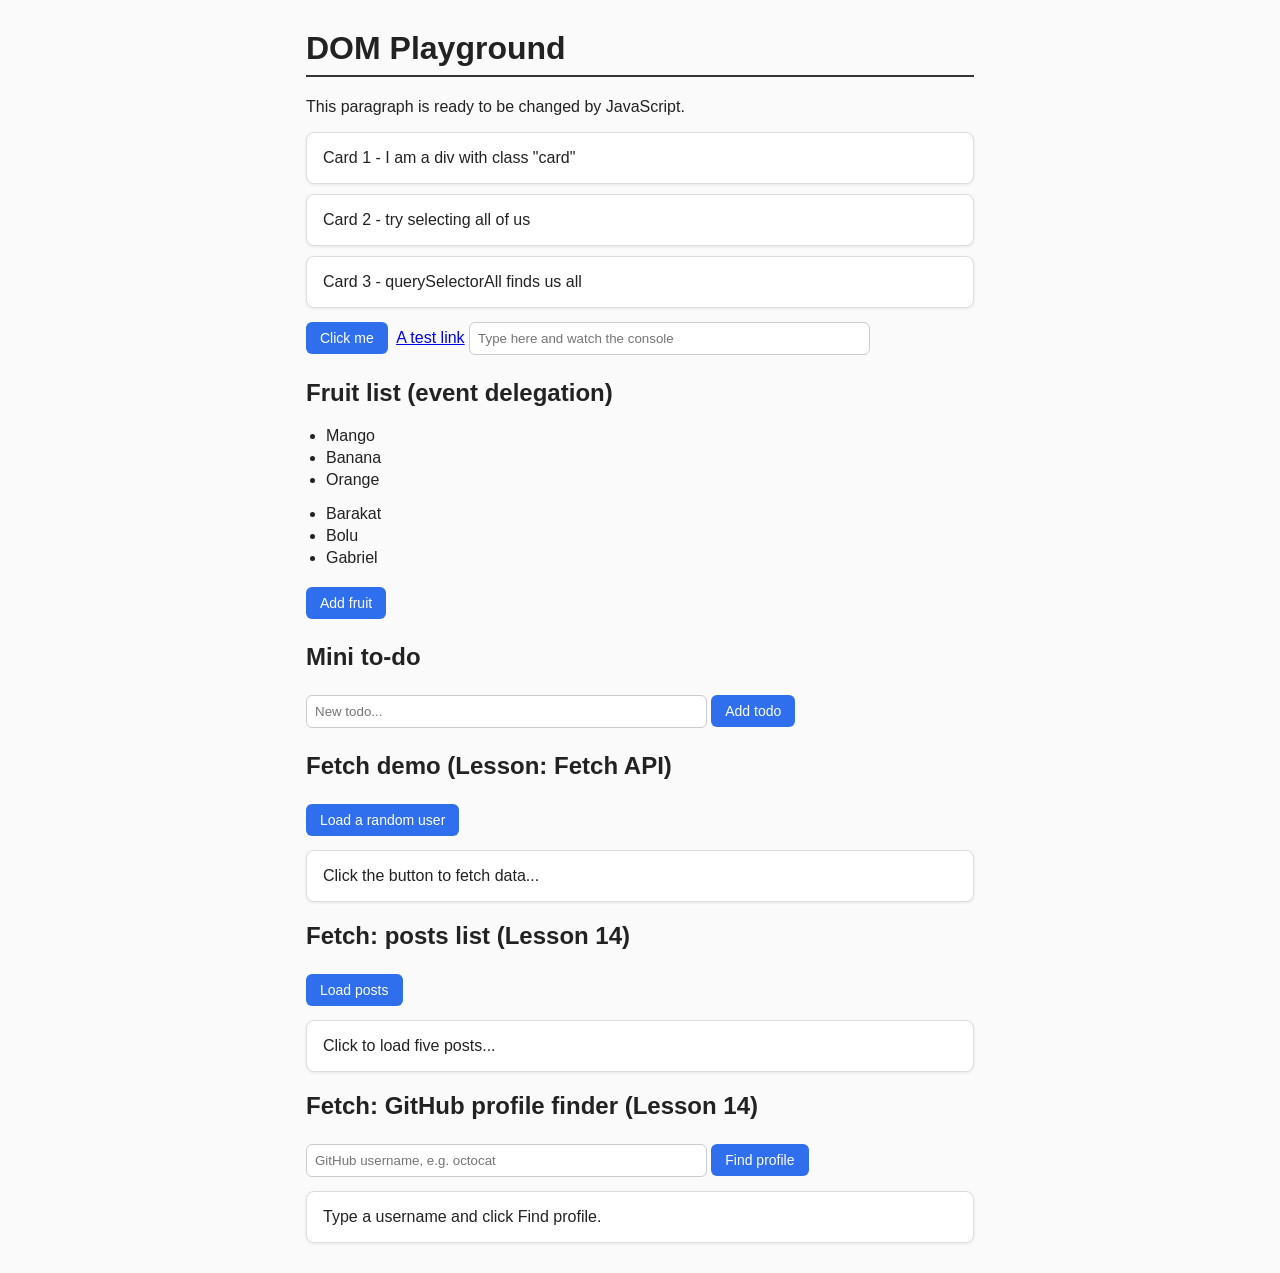
<file: js-curriculum/code/index.html>
<!DOCTYPE html>
<html lang="en">
<head>
  <meta charset="UTF-8" />
  <meta name="viewport" content="width=device-width, initial-scale=1.0" />
  <title>JS Playground - Lessons 06-15</title>
  <style>
    * { box-sizing: border-box; }

    body {
      font-family: "Segoe UI", Arial, sans-serif;
      max-width: 700px;
      margin: 30px auto;
      padding: 0 16px;
      background: #fafafa;
      color: #222;
    }

    h1 { border-bottom: 2px solid #333; padding-bottom: 8px; }

    

    .card {
      background: white;
      border: 1px solid #ddd;
      border-radius: 8px;
      padding: 16px;
      margin: 10px 0;
      box-shadow: 0 1px 3px rgba(0, 0, 0, 0.08);
    }

    .highlight { background: gold; padding: 4px 8px; border-radius: 10px; }

    ul { padding-left: 20px; }
    li { margin: 4px 0; cursor: pointer; }

    button {
      padding: 8px 14px;
      margin: 4px 4px 4px 0;
      border: none;
      border-radius: 6px;
      background: #2f6fed;
      color: white;
      cursor: pointer;
      font-size: 14px;
    }
    button:hover { background: #1d5cd8; }

    input {
      padding: 8px;
      border: 1px solid #ccc;
      border-radius: 6px;
      margin: 4px 0;
      width: 60%;
    }
      .dark-mode { background: #1a1a2e; color: #eee; }

    #my-link { display: inline-block; margin-top: 6px; }
    .hidden { display: none; }

    /* ==========================================================
       MOBILE (600px and narrower) - desktop-first media query.
       The rules above describe the desktop page. These override
       only what needs to change when the screen gets smaller.
       ========================================================== */
    @media (max-width: 600px) {
      body {
        margin: 12px auto;
        padding: 0 12px;
      }

      h1 { font-size: 1.4rem; }

      .card { padding: 12px; }

      button {
        width: 100%;
        margin: 6px 0;
      }

      input { width: 100%; }
    }

    #github-result img { border-radius: 50%; display: block; margin-bottom: 8px; }
    #github-result h3 { margin: 8px 0 4px; }
    #github-result p { margin: 4px 0; }
  </style>
</head>
<body>
  <h1 id="main-title">DOM Playground</h1>

  <p id="message">This paragraph is ready to be changed by JavaScript.</p>

  <div class="card">Card 1 - I am a div with class "card"</div>
  <div class="card">Card 2 - try selecting all of us</div>
  <div class="card">Card 3 - querySelectorAll finds us all</div>

  <button id="action-btn">Click me</button>

  <a id="my-link" href="https://example.com">A test link</a>

  <input id="name-input" type="text" placeholder="Type here and watch the console" />

  <h2>Fruit list (event delegation)</h2>
  <ul id="fruit-list">
    <li>Mango</li>
    <li>Banana</li>
    <li>Orange</li>
  </ul>


  <ul id="fruit-list-2">
    <li>Barakat</li>
    <li>Bolu</li>
    <li>Gabriel</li>
  </ul>

  <button id="add-fruit-btn">Add fruit</button>

  <h2>Mini to-do</h2>
  <input id="todo-input" type="text" placeholder="New todo..." />
  <button id="add-todo-btn">Add todo</button>
  <ul id="todo-list"></ul>

  <h2>Fetch demo (Lesson: Fetch API)</h2>
  <button id="load-user-btn">Load a random user</button>
  <div id="user-result" class="card">Click the button to fetch data...</div>

  <h2>Fetch: posts list (Lesson 14)</h2>
  <button id="load-posts-btn">Load posts</button>
  <div id="posts-result" class="card">Click to load five posts...</div>

  <h2>Fetch: GitHub profile finder (Lesson 14)</h2>
  <input id="github-username" type="text" placeholder="GitHub username, e.g. octocat" />
  <button id="github-btn">Find profile</button>
  <div id="github-result" class="card">Type a username and click Find profile.</div>

  <script>
    // Small helper so the "Add fruit" button works out of the box.
    // (Lesson 06, Part 13 mentions it. Students replace/extend this.)
    document.getElementById("add-fruit-btn").addEventListener("click", function () {
      const ul = document.getElementById("fruit-list");
      const li = document.createElement("li");
      li.textContent = "New fruit " + (ul.children.length + 1);
      ul.appendChild(li);
    });
  </script>



</body>
</html>
</file>
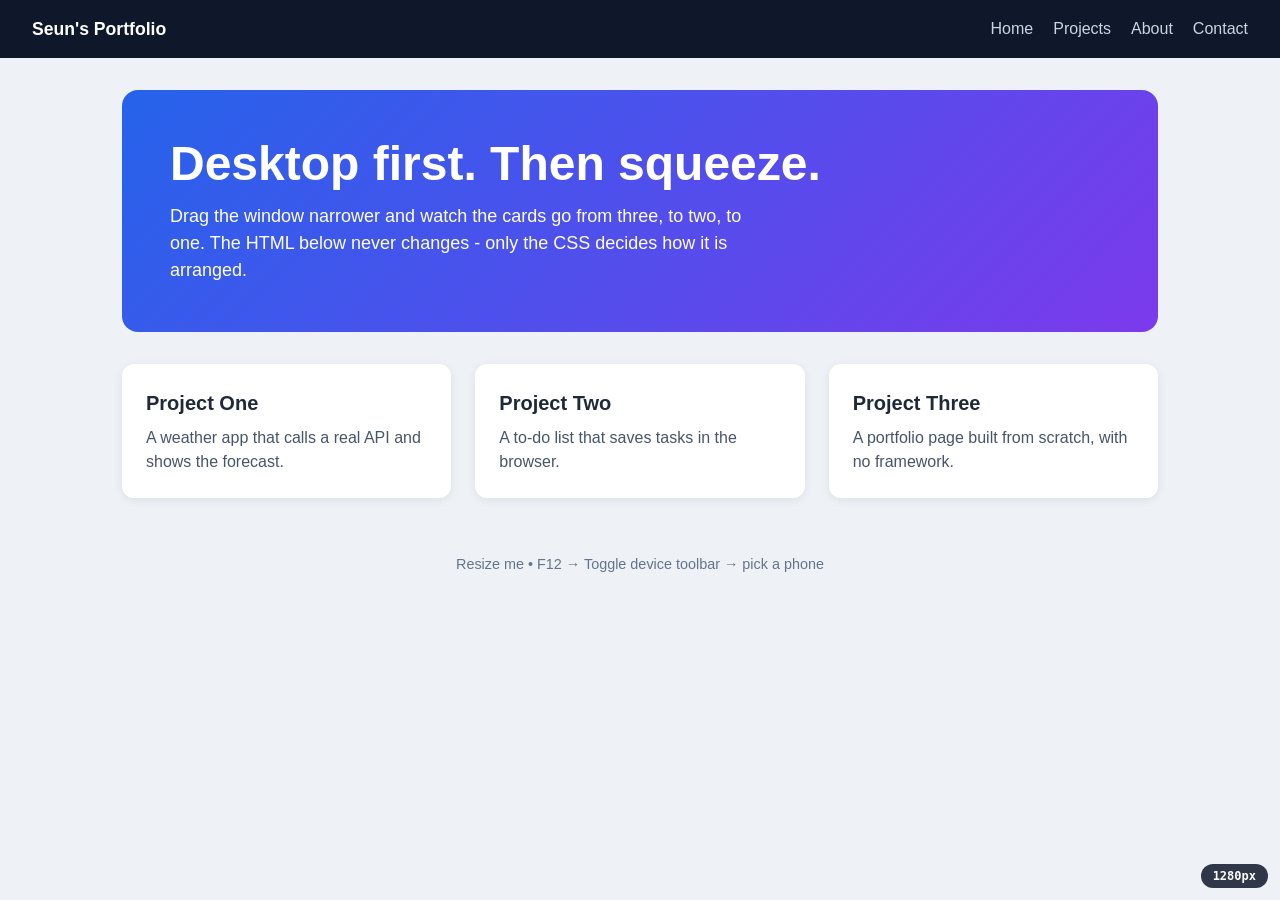
<file: js-curriculum/code/16-media-queries.html>
<!DOCTYPE html>
<html lang="en">
<head>
  <meta charset="UTF-8" />
  <!-- Without this line a phone pretends to be ~980px wide and
       your media queries never fire the way you expect. -->
  <meta name="viewport" content="width=device-width, initial-scale=1.0" />
  <title>16 - Media Queries (Desktop -> Mobile)</title>
  <link rel="stylesheet" href="16-media-queries.css" />
</head>
<body>
  <header class="site-header">
    <div class="logo">Seun's Portfolio</div>
    <nav class="site-nav">
      <a href="#">Home</a>
      <a href="#">Projects</a>
      <a href="#">About</a>
      <a href="#">Contact</a>
    </nav>
  </header>

  <main class="page">
    <section class="hero">
      <h1>Desktop first. Then squeeze.</h1>
      <p>
        Drag the window narrower and watch the cards go from three,
        to two, to one. The HTML below never changes - only the CSS
        decides how it is arranged.
      </p>
    </section>

    <section class="card-grid">
      <article class="card">
        <h2>Project One</h2>
        <p>A weather app that calls a real API and shows the forecast.</p>
      </article>
      <article class="card">
        <h2>Project Two</h2>
        <p>A to-do list that saves tasks in the browser.</p>
      </article>
      <article class="card">
        <h2>Project Three</h2>
        <p>A portfolio page built from scratch, with no framework.</p>
      </article>
    </section>
  </main>

  <footer class="site-footer">
    Resize me &bull; F12 &rarr; Toggle device toolbar &rarr; pick a phone
  </footer>

  <!-- Demo aid only: prints the current window width. -->
  <div class="size-badge" id="size-badge">--</div>
  <script>
    const badge = document.getElementById("size-badge");

    function showWidth() {
      badge.textContent = window.innerWidth + "px";
    }

    showWidth();
    window.addEventListener("resize", showWidth);
  </script>
</body>
</html>
</file>
<file: js-curriculum/code/16-media-queries.css>
/* ============================================================
   16-media-queries.css
   A DESKTOP-FIRST responsive layout, written in three layers:

     LAYER 1  base styles                 -> desktop look
     LAYER 2  @media (max-width: 900px)   -> tablet look
     LAYER 3  @media (max-width: 600px)   -> phone look

   "Desktop first" means: write the wide version first, then
   override pieces as the screen gets NARROWER.

   The HTML never changes. Only these rules change.
   ============================================================ */


/* ------------------------------------------------------------
   LAYER 1: BASE STYLES (what desktop looks like)
   ------------------------------------------------------------ */

* {
  box-sizing: border-box;
}

body {
  margin: 0;
  font-family: "Segoe UI", Arial, sans-serif;
  background: #eef2f7;
  color: #1f2937;
  line-height: 1.5;
}

/* Header: logo on the left, nav on the right, all in one row. */
.site-header {
  display: flex;
  align-items: center;
  justify-content: space-between;
  gap: 24px;
  padding: 16px 32px;
  background: #0f172a;
  color: #ffffff;
}

.logo {
  font-size: 1.1rem;
  font-weight: 700;
}

.site-nav {
  display: flex;
  gap: 20px;
}

.site-nav a {
  color: #cbd5e1;
  text-decoration: none;
}

.site-nav a:hover {
  color: #ffffff;
}

/* The page is centred and stops growing at 1100px. */
.page {
  max-width: 1100px;
  margin: 0 auto;
  padding: 32px;
}

.hero {
  margin-bottom: 32px;
  padding: 48px;
  border-radius: 16px;
  color: #ffffff;
  background: linear-gradient(135deg, #2563eb, #7c3aed);
}

.hero h1 {
  margin: 0 0 12px;
  font-size: 3rem;
  line-height: 1.1;
}

.hero p {
  margin: 0;
  max-width: 60ch;
  font-size: 1.125rem;
}

/* THREE cards side by side on desktop. */
.card-grid {
  display: grid;
  grid-template-columns: repeat(3, 1fr);
  gap: 24px;
}

.card {
  padding: 24px;
  background: #ffffff;
  border-radius: 12px;
  box-shadow: 0 2px 10px rgba(15, 23, 42, 0.08);
}

.card h2 {
  margin: 0 0 8px;
  font-size: 1.25rem;
}

.card p {
  margin: 0;
  color: #475569;
}

.site-footer {
  padding: 24px 32px;
  color: #64748b;
  font-size: 0.9rem;
  text-align: center;
}

/* Demo aid: shows the current window width on screen.
   This is NOT part of the media-query lesson. */
.size-badge {
  position: fixed;
  right: 12px;
  bottom: 12px;
  padding: 6px 12px;
  border-radius: 999px;
  background: #0f172a;
  color: #ffffff;
  font: 600 12px/1 monospace;
  opacity: 0.85;
}


/* ------------------------------------------------------------
   LAYER 2: TABLET (900px and narrower)
   ------------------------------------------------------------
   Read it as: "when the window is AT MOST 900px wide,
   replace these properties."

   Everything not mentioned here keeps its base value.
   ------------------------------------------------------------ */

@media (max-width: 900px) {
  .hero {
    padding: 32px;
  }

  .hero h1 {
    font-size: 2.25rem;
  }

  /* 3 columns -> 2 columns */
  .card-grid {
    grid-template-columns: repeat(2, 1fr);
  }
}


/* ------------------------------------------------------------
   LAYER 3: PHONE (600px and narrower)
   ------------------------------------------------------------
   Same idea, one more step down. These rules are written
   AFTER the 900px block, so they win when both match.
   ------------------------------------------------------------ */

@media (max-width: 600px) {
  /* Header: one row -> stacked column */
  .site-header {
    flex-direction: column;
    align-items: flex-start;
    padding: 16px 20px;
  }

  .site-nav {
    flex-direction: column;
    gap: 8px;
  }

  .page {
    padding: 20px 16px;
  }

  .hero {
    padding: 24px 20px;
    border-radius: 12px;
  }

  .hero h1 {
    font-size: 1.75rem;
  }

  /* 2 columns -> 1 column */
  .card-grid {
    grid-template-columns: 1fr;
  }

  .card {
    padding: 18px;
  }

  .site-footer {
    padding: 20px 16px;
  }
}


/* ------------------------------------------------------------
   THE SAME RESULT, MOBILE-FIRST (for comparison)
   ------------------------------------------------------------
   Start with ONE column, then add columns as space appears.
   `min-width` means "from this width upwards".

   .card-grid { grid-template-columns: 1fr; }

   @media (min-width: 600px) {
     .card-grid { grid-template-columns: repeat(2, 1fr); }
   }

   @media (min-width: 900px) {
     .card-grid { grid-template-columns: repeat(3, 1fr); }
   }

   Pick ONE direction for a project and stay consistent.
   ------------------------------------------------------------ */
</file>
